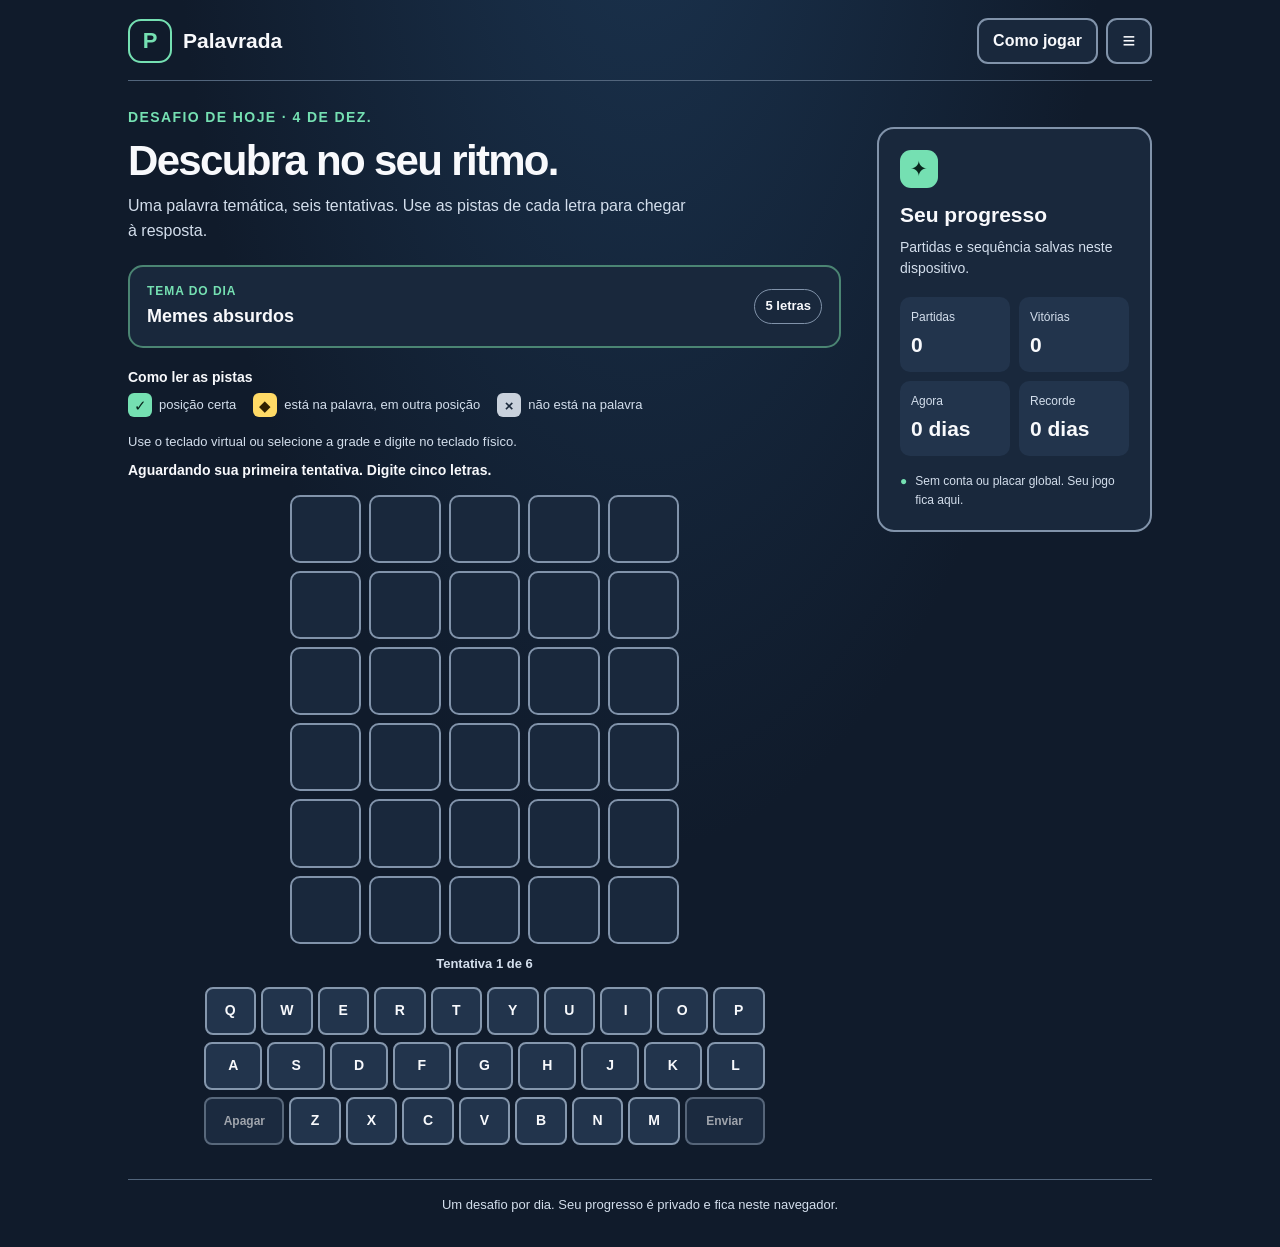
<file: index.html>
<!doctype html>
<html lang="pt-BR">
<head>
  <meta charset="utf-8">
  <meta name="viewport" content="width=device-width, initial-scale=1">
  <meta name="theme-color" content="#101b2b">
  <meta name="description" content="Um desafio diário de palavras, divertido e acessível.">
  <title>Palavrada — desafio diário de palavras</title>
  <link rel="stylesheet" href="src/styles.css">
  <script src="src/game.js" defer></script>
  <script src="src/app.js" defer></script>
</head>
<body>
  <a class="skip-link" href="#game">Pular para o jogo</a>
  <div class="app-shell">
    <header class="site-header">
      <a class="brand" href="./" aria-label="Palavrada, início">
        <span class="brand-mark" aria-hidden="true">P</span>
        <span>Palavrada</span>
      </a>
      <nav class="header-actions" aria-label="Ajuda e estatísticas">
        <button class="header-button" id="help-button" type="button" aria-haspopup="dialog">Como jogar</button>
        <button class="header-button icon-button" id="stats-button" type="button" aria-label="Abrir estatísticas" aria-haspopup="dialog">≡</button>
      </nav>
    </header>

    <main id="game" class="layout">
      <section class="game-column" aria-labelledby="page-title">
        <p class="eyebrow" id="date-label">Desafio de hoje</p>
        <h1 id="page-title">Descubra no seu ritmo.</h1>
        <p class="intro">Uma palavra temática, seis tentativas. Use as pistas de cada letra para chegar à resposta.</p>

        <div class="theme-card">
          <div>
            <span class="theme-label">TEMA DO DIA</span>
            <strong id="theme-name">Memes absurdos</strong>
          </div>
          <span class="word-length">5 letras</span>
        </div>

        <p class="legend-intro"><strong>Como ler as pistas</strong></p>
        <ul class="legend" aria-label="Significado das pistas">
          <li><span class="legend-mark correct" aria-hidden="true">✓</span><span>posição certa</span></li>
          <li><span class="legend-mark present" aria-hidden="true">◆</span><span>está na palavra, em outra posição</span></li>
          <li><span class="legend-mark absent" aria-hidden="true">×</span><span>não está na palavra</span></li>
        </ul>

        <div id="storage-warning" class="notice" role="status" aria-live="polite" hidden></div>
        <p class="input-help" id="input-help">Use o teclado virtual ou selecione a grade e digite no teclado físico.</p>
        <p id="game-status" class="game-status" role="status" aria-live="polite" aria-atomic="true">Aguardando sua primeira tentativa.</p>

        <div id="board" class="board" role="group" tabindex="0" aria-label="Tabuleiro de seis tentativas. Digite letras, use Backspace para apagar e Enter para enviar." aria-describedby="input-help"></div>
        <p class="turn-count" id="turn-count">Tentativa 1 de 6</p>

        <div class="keyboard" id="keyboard" aria-label="Teclado virtual">
          <div class="keyboard-row">
            <button class="key" type="button" data-key="Q" aria-label="Letra Q">Q</button>
            <button class="key" type="button" data-key="W" aria-label="Letra W">W</button>
            <button class="key" type="button" data-key="E" aria-label="Letra E">E</button>
            <button class="key" type="button" data-key="R" aria-label="Letra R">R</button>
            <button class="key" type="button" data-key="T" aria-label="Letra T">T</button>
            <button class="key" type="button" data-key="Y" aria-label="Letra Y">Y</button>
            <button class="key" type="button" data-key="U" aria-label="Letra U">U</button>
            <button class="key" type="button" data-key="I" aria-label="Letra I">I</button>
            <button class="key" type="button" data-key="O" aria-label="Letra O">O</button>
            <button class="key" type="button" data-key="P" aria-label="Letra P">P</button>
          </div>
          <div class="keyboard-row">
            <button class="key" type="button" data-key="A" aria-label="Letra A">A</button>
            <button class="key" type="button" data-key="S" aria-label="Letra S">S</button>
            <button class="key" type="button" data-key="D" aria-label="Letra D">D</button>
            <button class="key" type="button" data-key="F" aria-label="Letra F">F</button>
            <button class="key" type="button" data-key="G" aria-label="Letra G">G</button>
            <button class="key" type="button" data-key="H" aria-label="Letra H">H</button>
            <button class="key" type="button" data-key="J" aria-label="Letra J">J</button>
            <button class="key" type="button" data-key="K" aria-label="Letra K">K</button>
            <button class="key" type="button" data-key="L" aria-label="Letra L">L</button>
          </div>
          <div class="keyboard-row">
            <button class="key key-special" type="button" data-key="BACKSPACE" aria-label="Apagar a última letra">Apagar</button>
            <button class="key" type="button" data-key="Z" aria-label="Letra Z">Z</button>
            <button class="key" type="button" data-key="X" aria-label="Letra X">X</button>
            <button class="key" type="button" data-key="C" aria-label="Letra C">C</button>
            <button class="key" type="button" data-key="V" aria-label="Letra V">V</button>
            <button class="key" type="button" data-key="B" aria-label="Letra B">B</button>
            <button class="key" type="button" data-key="N" aria-label="Letra N">N</button>
            <button class="key" type="button" data-key="M" aria-label="Letra M">M</button>
            <button class="key key-special key-submit" id="submit-key" type="button" data-key="ENTER" aria-label="Enviar tentativa">Enviar</button>
          </div>
        </div>

        <section id="result-panel" class="result-panel" aria-labelledby="result-title" hidden>
          <h2 id="result-title" tabindex="-1"></h2>
          <p id="result-message"></p>
          <button id="share-open-button" class="primary-button" type="button">Compartilhar resultado</button>
        </section>
      </section>

      <aside class="progress-card" aria-labelledby="progress-title">
        <span class="progress-icon" aria-hidden="true">✦</span>
        <h2 id="progress-title">Seu progresso</h2>
        <p>Partidas e sequência salvas neste dispositivo.</p>
        <dl class="stats-grid">
          <div class="stat">
            <dt>Partidas</dt>
            <dd id="stat-played">0</dd>
          </div>
          <div class="stat">
            <dt>Vitórias</dt>
            <dd id="stat-won">0</dd>
          </div>
          <div class="stat">
            <dt>Agora</dt>
            <dd id="stat-streak">0 dias</dd>
          </div>
          <div class="stat">
            <dt>Recorde</dt>
            <dd id="stat-best">0 dias</dd>
          </div>
        </dl>
        <p class="privacy-note"><span aria-hidden="true">●</span> Sem conta ou placar global. Seu jogo fica aqui.</p>
      </aside>
    </main>

    <footer class="site-footer">
      <p>Um desafio por dia. Seu progresso é privado e fica neste navegador.</p>
    </footer>
  </div>

  <dialog id="help-dialog" class="dialog" aria-labelledby="help-title">
    <form method="dialog">
      <button class="dialog-close" value="close" aria-label="Fechar regras">×</button>
    </form>
    <h2 id="help-title">Como jogar</h2>
    <p>Adivinhe a palavra de cinco letras em até seis tentativas. Depois de cada palpite, as letras mostram o que você acertou.</p>
    <ul class="dialog-list">
      <li><strong>✓ Posição certa:</strong> a letra está no lugar correto.</li>
      <li><strong>◆ Está na palavra:</strong> a letra aparece em outro lugar.</li>
      <li><strong>× Não está:</strong> essa letra não aparece na resposta.</li>
    </ul>
    <p>As pistas usam texto e símbolos além das cores. Acentos são considerados equivalentes.</p>
  </dialog>

  <dialog id="stats-dialog" class="dialog" aria-labelledby="stats-title">
    <form method="dialog">
      <button class="dialog-close" value="close" aria-label="Fechar estatísticas">×</button>
    </form>
    <h2 id="stats-title">Suas estatísticas</h2>
    <dl class="dialog-stats">
      <div><dt>Partidas concluídas</dt><dd id="detail-played">0</dd></div>
      <div><dt>Vitórias</dt><dd id="detail-won">0</dd></div>
      <div><dt>Taxa de acerto</dt><dd id="detail-rate">0%</dd></div>
      <div><dt>Sequência atual</dt><dd id="detail-streak">0 dias</dd></div>
      <div><dt>Melhor sequência</dt><dd id="detail-best">0 dias</dd></div>
      <div><dt>Última vitória</dt><dd id="detail-last">Nenhuma</dd></div>
    </dl>
    <p class="privacy-note">Estas informações só ficam salvas neste dispositivo.</p>
  </dialog>

  <dialog id="share-dialog" class="dialog" aria-labelledby="share-title">
    <form method="dialog">
      <button class="dialog-close" value="close" aria-label="Fechar compartilhamento">×</button>
    </form>
    <h2 id="share-title">Compartilhe sem spoiler</h2>
    <p>O resultado não inclui a resposta nem as palavras que você tentou.</p>
    <label class="share-label" for="share-text">Texto do resultado</label>
    <textarea id="share-text" rows="8" readonly></textarea>
    <p id="share-status" class="share-status" role="status" aria-live="polite"></p>
    <div class="dialog-actions">
      <button id="copy-button" class="primary-button" type="button">Copiar resultado</button>
      <button id="native-share-button" class="secondary-button" type="button">Compartilhar</button>
    </div>
  </dialog>
</body>
</html>
</file>
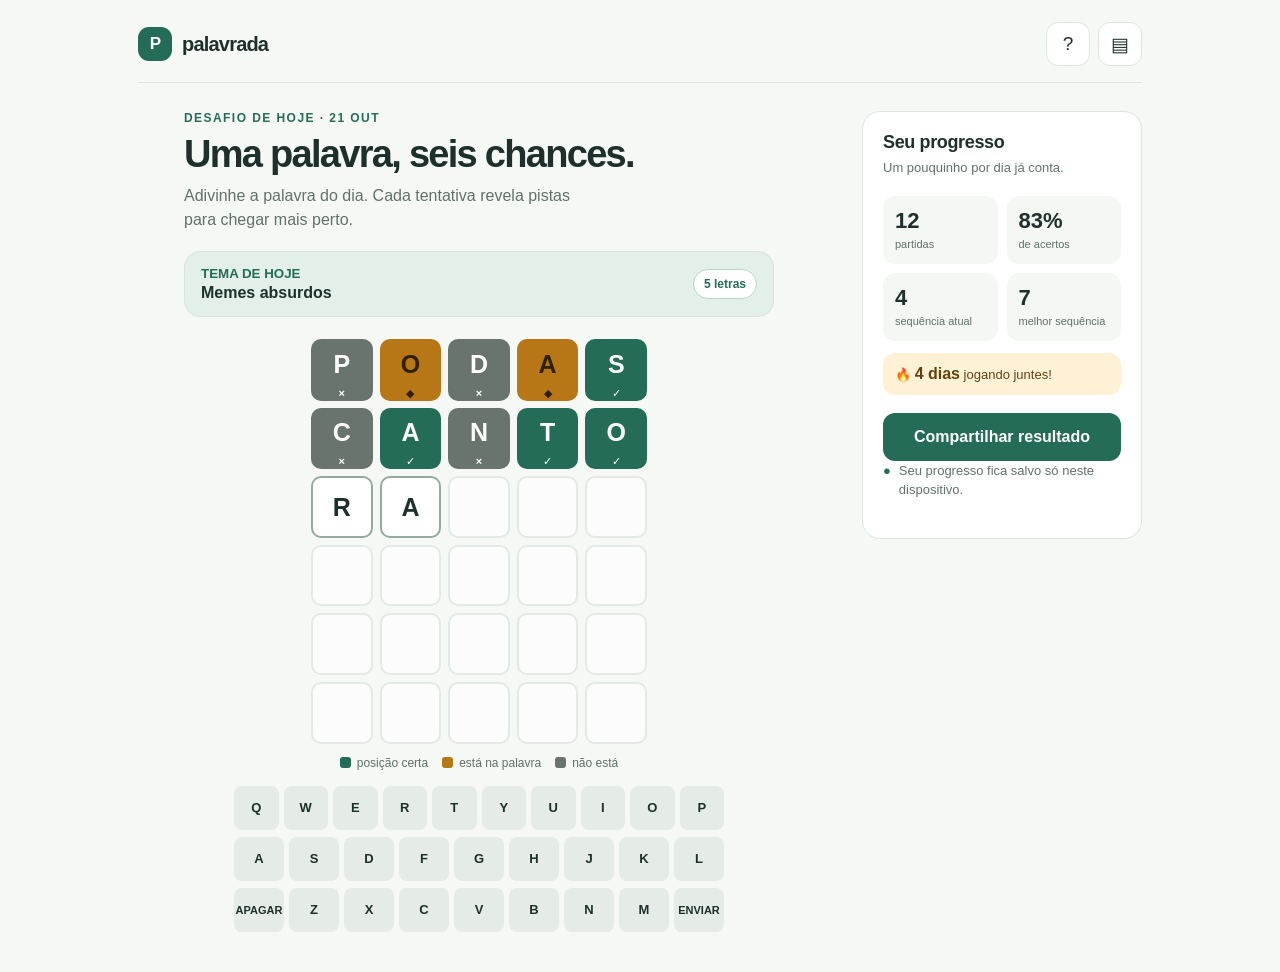
<file: prototypes/01-ux.html>
<!doctype html>
<html lang="pt-BR">
<head>
  <meta charset="utf-8">
  <meta name="viewport" content="width=device-width, initial-scale=1">
  <meta name="theme-color" content="#f6f8f5">
  <title>Palavrada — Protótipo de experiência</title>
  <style>
    :root {
      color-scheme: light;
      --ink: #1d302b;
      --muted: #61716b;
      --paper: #f6f8f5;
      --surface: #fff;
      --line: #dce5df;
      --green: #256c58;
      --green-soft: #e2f0e9;
      --yellow: #b77717;
      --yellow-soft: #fff1d6;
      --gray: #69746f;
      --gray-soft: #e7ebe8;
      font-family: "Segoe UI", Arial, sans-serif;
      font-synthesis: none;
    }
    * { box-sizing: border-box; }
    body { margin: 0; background: var(--paper); color: var(--ink); }
    button { font: inherit; }
    .shell { max-width: 1060px; margin: auto; padding: 22px 28px 40px; }
    header { display: flex; align-items: center; justify-content: space-between; border-bottom: 1px solid var(--line); padding-bottom: 16px; }
    .brand { display: flex; align-items: center; gap: 10px; font-size: 20px; font-weight: 800; letter-spacing: -.04em; }
    .brand-mark { display: grid; width: 34px; height: 34px; place-items: center; border-radius: 11px; background: var(--green); color: white; font-size: 17px; }
    .nav { display: flex; gap: 8px; }
    .icon-button { min-width: 44px; min-height: 44px; border: 1px solid var(--line); border-radius: 12px; color: var(--ink); background: var(--surface); font-size: 19px; cursor: pointer; }
    button:focus-visible { outline: 3px solid #177a65; outline-offset: 3px; }
    main { display: grid; grid-template-columns: minmax(0, 1fr) 280px; gap: 42px; align-items: start; padding-top: 28px; }
    .game { max-width: 590px; width: 100%; margin: 0 auto; }
    .eyebrow { margin: 0 0 8px; color: var(--green); font-size: 12px; font-weight: 800; letter-spacing: .12em; text-transform: uppercase; }
    h1 { margin: 0; font-size: clamp(28px, 5vw, 38px); letter-spacing: -.045em; }
    .intro { margin: 8px 0 19px; max-width: 420px; color: var(--muted); line-height: 1.5; }
    .theme { display: flex; align-items: center; justify-content: space-between; gap: 14px; padding: 14px 16px; border: 1px solid #d5e5dc; border-radius: 16px; background: var(--green-soft); }
    .theme small { display: block; margin-bottom: 3px; color: var(--green); font-weight: 700; }
    .theme strong { font-size: 16px; }
    .theme .badge { flex: 0 0 auto; padding: 7px 10px; border: 1px solid #bad4c7; border-radius: 99px; background: white; color: var(--green); font-size: 12px; font-weight: 700; }
    .board-wrap { margin: 22px auto 16px; max-width: 336px; }
    .board { display: grid; gap: 7px; }
    .row { display: grid; grid-template-columns: repeat(5, 1fr); gap: 7px; }
    .tile { display: grid; grid-template-rows: 1fr auto; aspect-ratio: 1; place-items: center; border: 2px solid #ced9d2; border-radius: 10px; background: var(--surface); font-size: clamp(19px, 5vw, 25px); font-weight: 800; }
    .tile.correct { border-color: var(--green); background: var(--green); color: #fff; }
    .tile.present { border-color: var(--yellow); background: var(--yellow); color: #302000; }
    .tile.absent { border-color: var(--gray); background: var(--gray); color: #fff; }
    .tile.correct::after { content: "✓"; }
    .tile.present::after { content: "◆"; }
    .tile.absent::after { content: "×"; }
    .tile.correct::after, .tile.present::after, .tile.absent::after { font-size: 11px; line-height: 1; }
    .tile.active { border-color: #93aaa0; }
    .tile.empty { border-color: #e3e9e5; background: #fbfcfb; }
    .status-key { display: flex; flex-wrap: wrap; justify-content: center; gap: 8px 14px; margin-top: 12px; color: var(--muted); font-size: 12px; }
    .status-key span { display: flex; align-items: center; gap: 6px; }
    .dot { width: 11px; height: 11px; border-radius: 3px; }
    .dot.correct { background: var(--green); } .dot.present { background: var(--yellow); } .dot.absent { background: var(--gray); }
    .keyboard { display: grid; gap: 7px; max-width: 490px; margin: 16px auto 0; }
    .key-row { display: flex; justify-content: center; gap: 5px; }
    .key { display: grid; min-width: 30px; height: 44px; flex: 1; place-items: center; border: 0; border-radius: 8px; background: #e5ebe7; color: var(--ink); font-size: 13px; font-weight: 750; }
    .key.wide { max-width: 72px; font-size: 11px; }
    .key.correct { background: var(--green); color: #fff; }
    .key.present { background: var(--yellow); color: #fff; }
    .key.absent { background: var(--gray); color: #fff; }
    .sidebar { padding: 20px; border: 1px solid var(--line); border-radius: 18px; background: var(--surface); }
    .sidebar h2 { margin: 0 0 5px; font-size: 18px; letter-spacing: -.02em; }
    .sidebar > p { margin: 0 0 18px; color: var(--muted); font-size: 13px; line-height: 1.5; }
    .stats { display: grid; grid-template-columns: 1fr 1fr; gap: 9px; }
    .stat { padding: 12px; border-radius: 12px; background: #f4f7f4; }
    .stat strong { display: block; font-size: 22px; }
    .stat span { color: var(--muted); font-size: 11px; }
    .streak { margin: 12px 0 18px; padding: 12px; border-radius: 12px; background: var(--yellow-soft); color: #61420f; font-size: 13px; }
    .streak b { font-size: 16px; }
    .share { width: 100%; min-height: 48px; border: 0; border-radius: 12px; background: var(--green); color: #fff; font-weight: 750; cursor: pointer; }
    .privacy { display: flex; gap: 8px; margin: 14px 0 0; color: var(--muted); font-size: 11px; line-height: 1.45; }
    .privacy span { color: var(--green); font-weight: 800; }
    @media (max-width: 720px) {
      .shell { padding: 14px 16px 28px; }
      main { grid-template-columns: 1fr; gap: 24px; padding-top: 22px; }
      .game { max-width: 440px; }
      .sidebar { max-width: 440px; width: 100%; margin: auto; }
    }
    @media (max-width: 380px) {
      .shell { padding-inline: 12px; }
      .tile { border-radius: 7px; }
      .key-row { gap: 3px; }
      .key { min-width: 24px; height: 42px; font-size: 11px; }
    }
    @media (prefers-reduced-motion: reduce) { *, *::before, *::after { scroll-behavior: auto !important; } }
  </style>
</head>
<body>
  <div class="shell">
    <header>
      <div class="brand"><span class="brand-mark" aria-hidden="true">P</span> palavrada</div>
      <nav class="nav" aria-label="Opções do jogo">
        <button class="icon-button" type="button" aria-label="Como jogar">?</button>
        <button class="icon-button" type="button" aria-label="Suas estatísticas">▤</button>
      </nav>
    </header>
    <main>
      <section class="game" aria-labelledby="game-title">
        <p class="eyebrow">Desafio de hoje · 21 out</p>
        <h1 id="game-title">Uma palavra, seis chances.</h1>
        <p class="intro">Adivinhe a palavra do dia. Cada tentativa revela pistas para chegar mais perto.</p>
        <div class="theme">
          <div><small>TEMA DE HOJE</small><strong>Memes absurdos</strong></div>
          <span class="badge">5 letras</span>
        </div>
        <div class="board-wrap" role="group" aria-label="Grade de seis tentativas por cinco letras; protótipo ilustrativo">
          <div class="board">
            <div class="row" role="group" aria-label="Tentativa 1"><div class="tile absent" aria-label="P, não está na palavra">P</div><div class="tile present" aria-label="O, está na palavra em outra posição">O</div><div class="tile absent" aria-label="D, não está na palavra">D</div><div class="tile present" aria-label="A, está na palavra em outra posição">A</div><div class="tile correct" aria-label="S, posição certa">S</div></div>
            <div class="row" role="group" aria-label="Tentativa 2"><div class="tile absent" aria-label="C, não está na palavra">C</div><div class="tile correct" aria-label="A, posição certa">A</div><div class="tile absent" aria-label="N, não está na palavra">N</div><div class="tile correct" aria-label="T, posição certa">T</div><div class="tile correct" aria-label="O, posição certa">O</div></div>
            <div class="row" role="group" aria-label="Tentativa atual"><div class="tile active" aria-label="Letra 1: R">R</div><div class="tile active" aria-label="Letra 2: A">A</div><div class="tile empty" aria-label="Letra 3, vazia"></div><div class="tile empty" aria-label="Letra 4, vazia"></div><div class="tile empty" aria-label="Letra 5, vazia"></div></div>
            <div class="row"><div class="tile empty"></div><div class="tile empty"></div><div class="tile empty"></div><div class="tile empty"></div><div class="tile empty"></div></div>
            <div class="row"><div class="tile empty"></div><div class="tile empty"></div><div class="tile empty"></div><div class="tile empty"></div><div class="tile empty"></div></div>
            <div class="row"><div class="tile empty"></div><div class="tile empty"></div><div class="tile empty"></div><div class="tile empty"></div><div class="tile empty"></div></div>
          </div>
          <div class="status-key" aria-label="Significado das pistas">
            <span><i class="dot correct" aria-hidden="true"></i>posição certa</span>
            <span><i class="dot present" aria-hidden="true"></i>está na palavra</span>
            <span><i class="dot absent" aria-hidden="true"></i>não está</span>
          </div>
        </div>
        <div class="keyboard" aria-label="Teclado ilustrativo">
          <div class="key-row"><span class="key">Q</span><span class="key">W</span><span class="key">E</span><span class="key">R</span><span class="key">T</span><span class="key">Y</span><span class="key">U</span><span class="key">I</span><span class="key">O</span><span class="key">P</span></div>
          <div class="key-row"><span class="key">A</span><span class="key">S</span><span class="key">D</span><span class="key">F</span><span class="key">G</span><span class="key">H</span><span class="key">J</span><span class="key">K</span><span class="key">L</span></div>
          <div class="key-row"><span class="key wide">APAGAR</span><span class="key">Z</span><span class="key">X</span><span class="key">C</span><span class="key">V</span><span class="key">B</span><span class="key">N</span><span class="key">M</span><span class="key wide">ENVIAR</span></div>
        </div>
      </section>
      <aside class="sidebar" aria-labelledby="stats-title">
        <h2 id="stats-title">Seu progresso</h2>
        <p>Um pouquinho por dia já conta.</p>
        <div class="stats">
          <div class="stat"><strong>12</strong><span>partidas</span></div>
          <div class="stat"><strong>83%</strong><span>de acertos</span></div>
          <div class="stat"><strong>4</strong><span>sequência atual</span></div>
          <div class="stat"><strong>7</strong><span>melhor sequência</span></div>
        </div>
        <div class="streak">🔥 <b>4 dias</b> jogando juntes!</div>
        <button class="share" type="button">Compartilhar resultado</button>
        <p class="privacy"><span aria-hidden="true">●</span> Seu progresso fica salvo só neste dispositivo.</p>
      </aside>
    </main>
  </div>
</body>
</html>
</file>
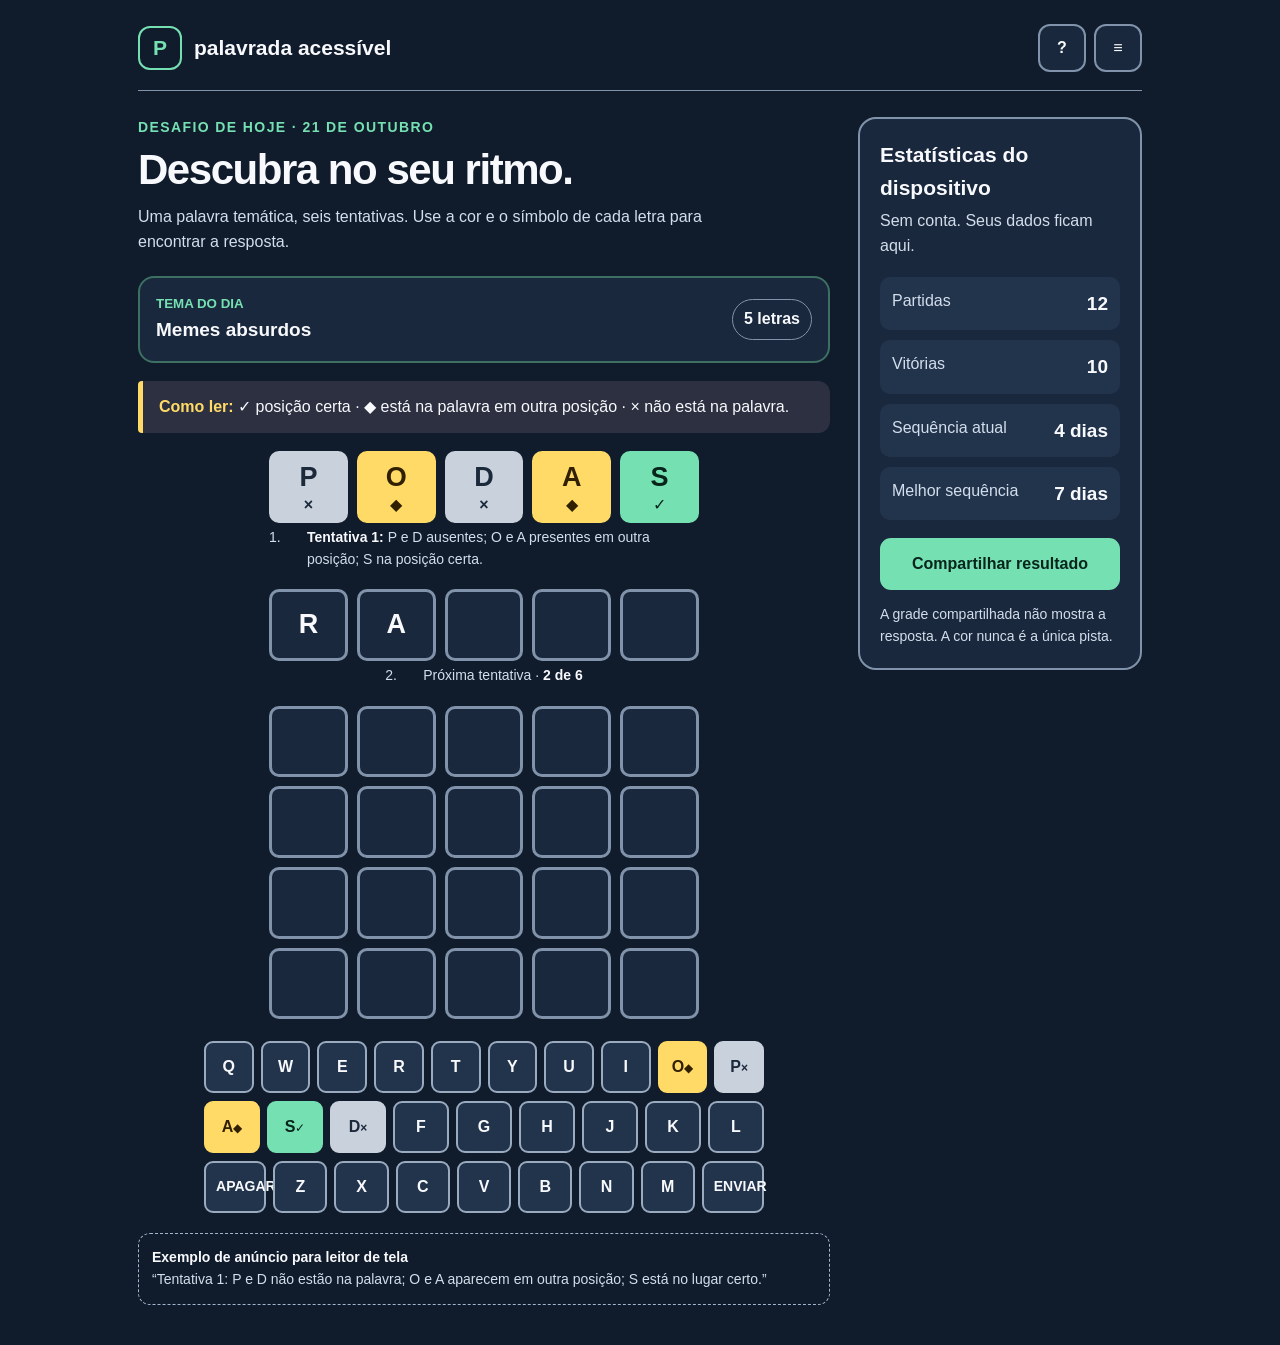
<file: prototypes/02-accessibility.html>
<!doctype html>
<html lang="pt-BR">
<head>
  <meta charset="utf-8">
  <meta name="viewport" content="width=device-width, initial-scale=1">
  <meta name="theme-color" content="#101b2b">
  <title>Palavrada — Protótipo acessível</title>
  <style>
    :root {
      color-scheme: dark;
      --bg: #101b2b;
      --panel: #19283c;
      --panel-raised: #22344c;
      --text: #f8f9fc;
      --muted: #d3deec;
      --line: #8193aa;
      --focus: #ffda66;
      --right: #75e0b2;
      --right-ink: #08251c;
      --near: #ffda66;
      --near-ink: #302000;
      --no: #c9d1dc;
      --no-ink: #1b293b;
      font-family: "Segoe UI", Arial, sans-serif;
      font-synthesis: none;
    }
    * { box-sizing: border-box; }
    body { margin: 0; background: var(--bg); color: var(--text); font-size: 16px; line-height: 1.55; }
    button { font: inherit; }
    a, button { color: inherit; }
    button:focus-visible, a:focus-visible { outline: 4px solid var(--focus); outline-offset: 3px; }
    .skip { position: absolute; top: -100px; left: 16px; z-index: 4; padding: 12px 16px; background: var(--focus); color: #101b2b; font-weight: 800; }
    .skip:focus { top: 12px; }
    .shell { width: min(1060px, 100%); margin: auto; padding: 20px 28px 40px; }
    header { display: flex; align-items: center; justify-content: space-between; gap: 16px; border-bottom: 1px solid var(--line); padding: 4px 0 18px; }
    .brand { display: flex; align-items: center; gap: 12px; font-size: 21px; font-weight: 800; }
    .brandmark { display: grid; width: 44px; height: 44px; place-items: center; border: 2px solid var(--right); border-radius: 12px; color: var(--right); font-size: 21px; }
    .tools { display: flex; gap: 8px; }
    .tool { min-width: 48px; min-height: 48px; border: 2px solid var(--line); border-radius: 12px; background: var(--panel); font-weight: 800; cursor: pointer; }
    main { display: grid; grid-template-columns: minmax(0, 1fr) 284px; gap: 28px; align-items: start; padding-top: 26px; }
    h1 { margin: 0; font-size: clamp(30px, 5vw, 42px); line-height: 1.1; letter-spacing: -.035em; }
    .overline { margin: 0 0 8px; color: var(--right); font-size: 14px; font-weight: 800; letter-spacing: .1em; text-transform: uppercase; }
    .lead { max-width: 590px; margin: 12px 0 22px; color: var(--muted); }
    .theme { display: flex; align-items: center; justify-content: space-between; gap: 12px; padding: 16px; border: 2px solid #3d6f62; border-radius: 16px; background: var(--panel); }
    .theme small { display: block; color: var(--right); font-weight: 800; }
    .theme strong { font-size: 19px; }
    .count { padding: 7px 11px; border: 1px solid var(--line); border-radius: 99px; white-space: nowrap; font-weight: 700; }
    .rule { margin: 18px 0 12px; padding: 14px 16px; border-left: 5px solid var(--focus); border-radius: 4px 12px 12px 4px; background: #2c3040; }
    .rule strong { color: var(--focus); }
    .board { display: grid; gap: 9px; max-width: 430px; margin: 18px auto; }
    .row { display: grid; grid-template-columns: repeat(5, minmax(0, 1fr)); gap: 9px; }
    .tile { display: grid; min-height: 58px; aspect-ratio: 1.1; place-items: center; border: 3px solid var(--line); border-radius: 10px; background: var(--panel); color: var(--text); font-size: 27px; font-weight: 850; }
    .tile.right { border-color: var(--right); background: var(--right); color: var(--right-ink); }
    .tile.near { border-color: var(--near); background: var(--near); color: var(--near-ink); }
    .tile.no { border-color: var(--no); background: var(--no); color: var(--no-ink); }
    .tile em { margin-top: -10px; font-size: 16px; font-style: normal; }
    .hint { display: grid; grid-template-columns: 30px 1fr; gap: 8px; align-items: start; max-width: 430px; margin: -5px auto 10px; color: var(--muted); font-size: 14px; }
    .hint b { color: var(--text); }
    .keyboard { display: grid; gap: 8px; max-width: 560px; margin: 22px auto 0; }
    .keyrow { display: flex; justify-content: center; gap: 7px; }
    .key { min-width: 38px; min-height: 52px; flex: 1; border: 2px solid #9aabc0; border-radius: 9px; background: var(--panel-raised); color: var(--text); font-size: 16px; font-weight: 800; cursor: pointer; }
    .key.special { max-width: 110px; padding-inline: 10px; font-size: 14px; }
    .key.right { border-color: var(--right); background: var(--right); color: var(--right-ink); }
    .key.near { border-color: var(--near); background: var(--near); color: var(--near-ink); }
    .key.no { border-color: var(--no); background: var(--no); color: var(--no-ink); }
    .key.right::after { content: "✓"; }
    .key.near::after { content: "◆"; }
    .key.no::after { content: "×"; }
    .key.right::after, .key.near::after, .key.no::after { font-size: 12px; line-height: 1; }
    aside { padding: 20px; border: 2px solid var(--line); border-radius: 18px; background: var(--panel); }
    aside h2 { margin: 0 0 5px; font-size: 21px; }
    aside > p { margin: 0 0 18px; color: var(--muted); }
    .statlist { display: grid; gap: 10px; margin: 0; }
    .stat { display: flex; justify-content: space-between; gap: 12px; padding: 12px; border-radius: 10px; background: var(--panel-raised); }
    .stat dt { color: var(--muted); }
    .stat dd { margin: 0; font-size: 19px; font-weight: 800; }
    .share { width: 100%; min-height: 52px; margin-top: 18px; border: 3px solid var(--right); border-radius: 11px; background: var(--right); color: #08251c; font-weight: 850; cursor: pointer; }
    .privacy { margin: 14px 0 0; color: var(--muted); font-size: 14px; }
    .sr-example { margin-top: 20px; padding: 13px; border: 1px dashed #a2b5cc; border-radius: 12px; color: var(--muted); font-size: 14px; }
    .sr-example strong { color: var(--text); }
    @media (max-width: 740px) { main { grid-template-columns: 1fr; gap: 20px; } aside { max-width: 560px; width: 100%; margin: auto; } }
    @media (max-width: 390px) {
      .shell { padding: 14px 14px 26px; }
      .row { gap: 5px; }
      .tile { min-height: 48px; border-width: 2px; font-size: 22px; }
      .keyrow { gap: 4px; }
      .key { min-width: 20px; min-height: 48px; font-size: 13px; }
      .key.special { max-width: 40px; padding-inline: 0; font-size: 0; }
      .key.special::after { font-size: 20px; }
      .key.special:first-child::after { content: "⌫"; }
      .key.special:last-child::after { content: "↵"; }
    }
    @media (prefers-reduced-motion: reduce) { *, *::before, *::after { scroll-behavior: auto !important; } }
  </style>
</head>
<body>
  <a class="skip" href="#partida">Pular para o jogo</a>
  <div class="shell">
    <header>
      <div class="brand"><span class="brandmark" aria-hidden="true">P</span> palavrada acessível</div>
      <nav class="tools" aria-label="Ajuda e configurações">
        <button class="tool" type="button" aria-label="Como jogar">?</button>
        <button class="tool" type="button" aria-label="Abrir estatísticas">≡</button>
      </nav>
    </header>
    <main>
      <section id="partida" aria-labelledby="title">
        <p class="overline">Desafio de hoje · 21 de outubro</p>
        <h1 id="title">Descubra no seu ritmo.</h1>
        <p class="lead">Uma palavra temática, seis tentativas. Use a cor e o símbolo de cada letra para encontrar a resposta.</p>
        <div class="theme">
          <div><small>TEMA DO DIA</small><strong>Memes absurdos</strong></div>
          <span class="count">5 letras</span>
        </div>
        <p class="rule"><strong>Como ler:</strong> ✓ posição certa · ◆ está na palavra em outra posição · × não está na palavra.</p>
        <div class="board" role="group" aria-label="Tentativas anteriores e atual">
          <div class="row" role="group" aria-label="Tentativa 1">
            <div class="tile no" aria-label="P, ausente">P<em aria-hidden="true">×</em></div>
            <div class="tile near" aria-label="O, presente em outra posição">O<em aria-hidden="true">◆</em></div>
            <div class="tile no" aria-label="D, ausente">D<em aria-hidden="true">×</em></div>
            <div class="tile near" aria-label="A, presente em outra posição">A<em aria-hidden="true">◆</em></div>
            <div class="tile right" aria-label="S, posição certa">S<em aria-hidden="true">✓</em></div>
          </div>
          <p class="hint"><span aria-hidden="true">1.</span><span><b>Tentativa 1:</b> P e D ausentes; O e A presentes em outra posição; S na posição certa.</span></p>
          <div class="row" role="group" aria-label="Tentativa atual">
            <div class="tile">R</div><div class="tile">A</div><div class="tile" aria-label="Letra 3, vazia"></div><div class="tile" aria-label="Letra 4, vazia"></div><div class="tile" aria-label="Letra 5, vazia"></div>
          </div>
          <p class="hint"><span aria-hidden="true">2.</span><span>Próxima tentativa · <b>2 de 6</b></span></p>
          <div class="row" aria-hidden="true"><div class="tile"></div><div class="tile"></div><div class="tile"></div><div class="tile"></div><div class="tile"></div></div>
          <div class="row" aria-hidden="true"><div class="tile"></div><div class="tile"></div><div class="tile"></div><div class="tile"></div><div class="tile"></div></div>
          <div class="row" aria-hidden="true"><div class="tile"></div><div class="tile"></div><div class="tile"></div><div class="tile"></div><div class="tile"></div></div>
          <div class="row" aria-hidden="true"><div class="tile"></div><div class="tile"></div><div class="tile"></div><div class="tile"></div><div class="tile"></div></div>
        </div>
        <div class="keyboard" aria-label="Teclado virtual, protótipo visual">
          <div class="keyrow"><button class="key" type="button">Q</button><button class="key" type="button">W</button><button class="key" type="button">E</button><button class="key" type="button">R</button><button class="key" type="button">T</button><button class="key" type="button">Y</button><button class="key" type="button">U</button><button class="key" type="button">I</button><button class="key near" type="button">O</button><button class="key no" type="button">P</button></div>
          <div class="keyrow"><button class="key near" type="button">A</button><button class="key right" type="button">S</button><button class="key no" type="button">D</button><button class="key" type="button">F</button><button class="key" type="button">G</button><button class="key" type="button">H</button><button class="key" type="button">J</button><button class="key" type="button">K</button><button class="key" type="button">L</button></div>
          <div class="keyrow"><button class="key special" type="button" aria-label="Apagar uma letra">APAGAR</button><button class="key" type="button">Z</button><button class="key" type="button">X</button><button class="key" type="button">C</button><button class="key" type="button">V</button><button class="key" type="button">B</button><button class="key" type="button">N</button><button class="key" type="button">M</button><button class="key special" type="button" aria-label="Enviar tentativa">ENVIAR</button></div>
        </div>
        <div class="sr-example"><strong>Exemplo de anúncio para leitor de tela</strong><br>“Tentativa 1: P e D não estão na palavra; O e A aparecem em outra posição; S está no lugar certo.”</div>
      </section>
      <aside aria-labelledby="stats">
        <h2 id="stats">Estatísticas do dispositivo</h2>
        <p>Sem conta. Seus dados ficam aqui.</p>
        <dl class="statlist">
          <div class="stat"><dt>Partidas</dt><dd>12</dd></div>
          <div class="stat"><dt>Vitórias</dt><dd>10</dd></div>
          <div class="stat"><dt>Sequência atual</dt><dd>4 dias</dd></div>
          <div class="stat"><dt>Melhor sequência</dt><dd>7 dias</dd></div>
        </dl>
        <button class="share" type="button">Compartilhar resultado</button>
        <p class="privacy">A grade compartilhada não mostra a resposta. A cor nunca é a única pista.</p>
      </aside>
    </main>
  </div>
</body>
</html>
</file>
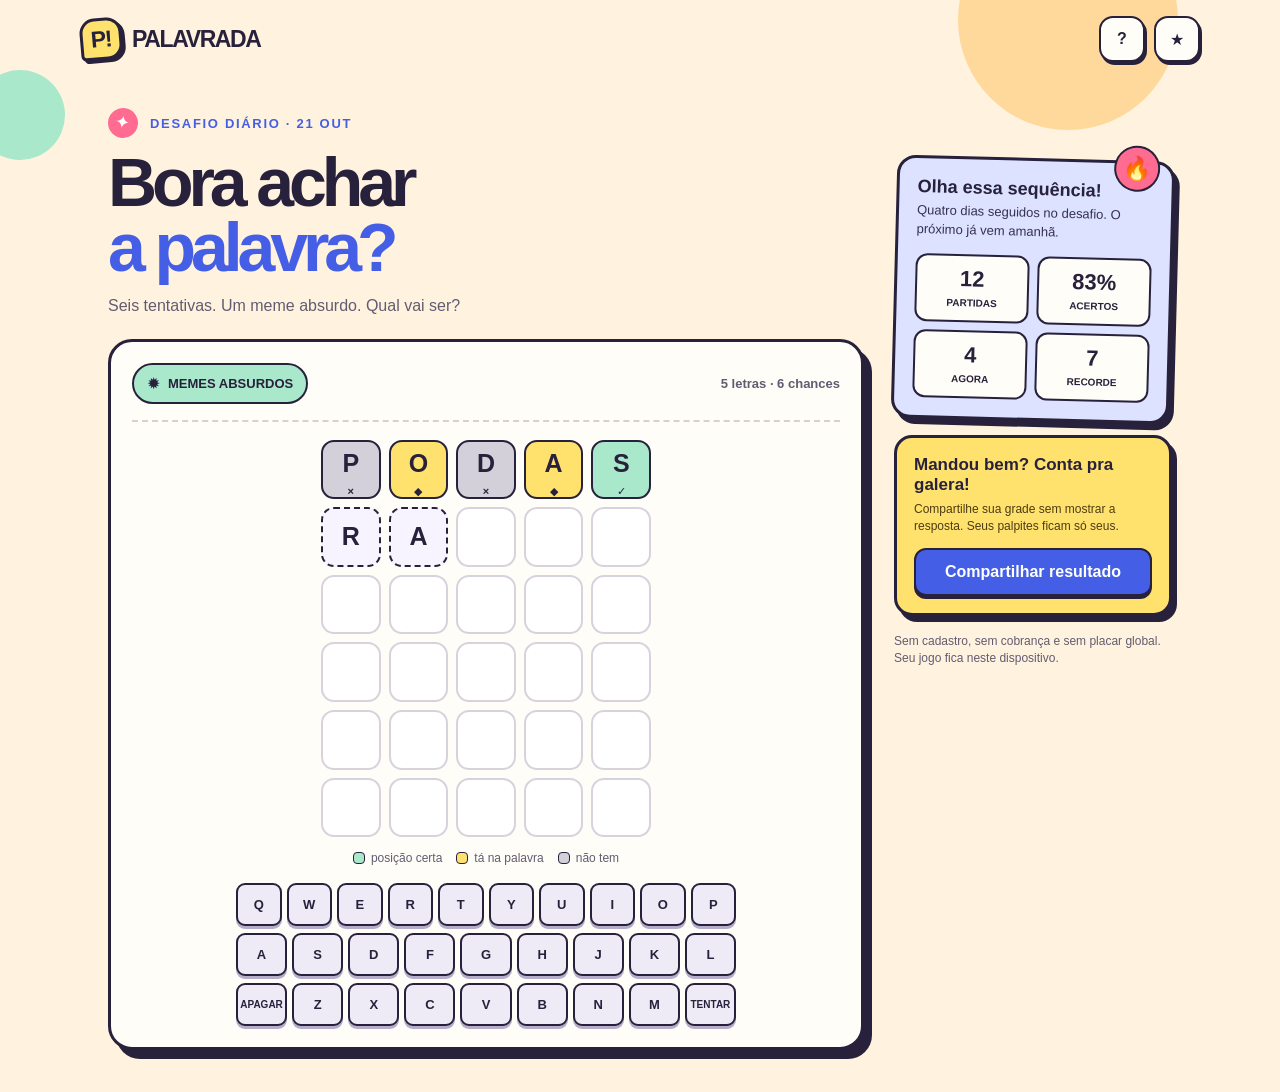
<file: prototypes/03-visual.html>
<!doctype html>
<html lang="pt-BR">
<head>
  <meta charset="utf-8">
  <meta name="viewport" content="width=device-width, initial-scale=1">
  <meta name="theme-color" content="#fff3df">
  <title>Palavrada — Protótipo visual</title>
  <style>
    :root {
      color-scheme: light;
      --ink: #28213b;
      --muted: #625c70;
      --cream: #fff3df;
      --paper: #fffdf8;
      --pink: #ff6b91;
      --orange: #ff9d4d;
      --blue: #445fe5;
      --mint: #a9e8cb;
      --yellow: #ffe16e;
      --gray: #d3d0d9;
      font-family: "Trebuchet MS", "Segoe UI", sans-serif;
      font-synthesis: none;
    }
    * { box-sizing: border-box; }
    body { margin: 0; background: var(--cream); color: var(--ink); }
    button { font: inherit; }
    button:focus-visible, a:focus-visible { outline: 4px solid var(--blue); outline-offset: 4px; }
    .page { min-height: 100vh; overflow: hidden; }
    .top { position: relative; padding: 16px 28px 0; }
    .top::before, .top::after { position: absolute; z-index: -1; content: ""; border-radius: 50%; }
    .top::before { top: -90px; right: 8%; width: 220px; height: 220px; background: #ffd99b; }
    .top::after { top: 70px; left: -25px; width: 90px; height: 90px; background: var(--mint); }
    header { display: flex; max-width: 1120px; margin: auto; align-items: center; justify-content: space-between; gap: 16px; }
    .logo { display: flex; align-items: center; gap: 10px; font-size: 23px; font-weight: 1000; letter-spacing: -.06em; }
    .logo-mark { display: grid; width: 42px; height: 42px; place-items: center; border: 3px solid var(--ink); border-radius: 15px 15px 15px 5px; background: var(--yellow); box-shadow: 3px 3px 0 var(--ink); font-size: 23px; transform: rotate(-5deg); }
    .menu { display: flex; gap: 9px; }
    .menu button { min-width: 46px; min-height: 46px; border: 2px solid var(--ink); border-radius: 14px; background: var(--paper); box-shadow: 2px 3px 0 var(--ink); color: var(--ink); font-weight: 900; cursor: pointer; }
    main { display: grid; grid-template-columns: minmax(0, 1fr) 278px; gap: 30px; max-width: 1120px; margin: auto; padding: 46px 28px 42px; }
    .content { min-width: 0; }
    .introline { display: flex; align-items: center; gap: 12px; margin: 0 0 12px; color: var(--blue); font-size: 13px; font-weight: 900; letter-spacing: .13em; text-transform: uppercase; }
    .spark { display: inline-grid; width: 30px; height: 30px; place-items: center; border-radius: 50%; background: var(--pink); color: white; font-size: 18px; transform: rotate(10deg); }
    h1 { max-width: 690px; margin: 0; font-size: clamp(38px, 7vw, 68px); line-height: .96; letter-spacing: -.075em; }
    h1 span { color: var(--blue); }
    .subhead { margin: 16px 0 24px; color: var(--muted); font-size: 16px; }
    .gamecard { position: relative; padding: 21px; border: 3px solid var(--ink); border-radius: 24px; background: var(--paper); box-shadow: 8px 9px 0 var(--ink); }
    .themebar { display: flex; justify-content: space-between; align-items: center; gap: 12px; padding-bottom: 16px; border-bottom: 2px dashed #d8d1c7; }
    .tag { display: inline-flex; align-items: center; gap: 8px; padding: 9px 13px; border: 2px solid var(--ink); border-radius: 999px; background: var(--mint); font-size: 13px; font-weight: 900; }
    .tag-mark { font-size: 16px; }
    .letters { color: var(--muted); font-size: 13px; font-weight: 800; white-space: nowrap; }
    .board { display: grid; gap: 8px; max-width: 330px; margin: 18px auto 14px; }
    .row { display: grid; grid-template-columns: repeat(5, 1fr); gap: 8px; }
    .tile { display: grid; grid-template-rows: 1fr auto; aspect-ratio: 1; place-items: center; border: 2px solid var(--ink); border-radius: 13px; background: #fff; font-size: 25px; font-weight: 1000; }
    .tile.right { background: var(--mint); }
    .tile.near { background: var(--yellow); }
    .tile.no { background: var(--gray); }
    .tile.right::after { content: "✓"; }
    .tile.near::after { content: "◆"; }
    .tile.no::after { content: "×"; }
    .tile.right::after, .tile.near::after, .tile.no::after { font-size: 11px; line-height: 1; }
    .tile.current { border-style: dashed; background: #f7f4ff; }
    .tile.blank { border-color: #d8d2dc; }
    .legend { display: flex; flex-wrap: wrap; justify-content: center; gap: 8px 14px; color: var(--muted); font-size: 12px; }
    .legend span { display: flex; align-items: center; gap: 6px; }
    .swatch { width: 12px; height: 12px; border: 1px solid var(--ink); border-radius: 4px; }
    .swatch.right { background: var(--mint); } .swatch.near { background: var(--yellow); } .swatch.no { background: var(--gray); }
    .keyboard { display: grid; gap: 7px; max-width: 500px; margin: 18px auto 0; }
    .keyrow { display: flex; justify-content: center; gap: 5px; }
    .key { display: grid; min-width: 29px; height: 43px; flex: 1; place-items: center; border: 2px solid var(--ink); border-radius: 9px; background: #eeeaf6; box-shadow: 0 3px 0 #b5adca; font-size: 13px; font-weight: 900; }
    .key.right { background: var(--mint); } .key.near { background: var(--yellow); } .key.no { background: var(--gray); }
    .key.wide { max-width: 75px; font-size: 10px; }
    aside { display: flex; flex-direction: column; gap: 14px; padding-top: 50px; }
    .sticker { position: relative; padding: 18px; border: 3px solid var(--ink); border-radius: 19px; background: #dce2ff; box-shadow: 5px 6px 0 var(--ink); transform: rotate(1.5deg); }
    .sticker h2 { margin: 0 0 4px; font-size: 18px; }
    .sticker p { margin: 0; color: #373152; font-size: 13px; line-height: 1.45; }
    .fire { position: absolute; top: -18px; right: 12px; display: grid; width: 46px; height: 46px; place-items: center; border: 2px solid var(--ink); border-radius: 50%; background: var(--pink); font-size: 23px; transform: rotate(7deg); }
    .numbers { display: grid; grid-template-columns: 1fr 1fr; gap: 8px; margin-top: 14px; }
    .number { padding: 10px; border: 2px solid var(--ink); border-radius: 12px; background: var(--paper); text-align: center; }
    .number strong { display: block; font-size: 22px; }
    .number span { font-size: 10px; font-weight: 800; text-transform: uppercase; }
    .sharecard { padding: 17px; border: 3px solid var(--ink); border-radius: 18px; background: var(--yellow); box-shadow: 5px 6px 0 var(--ink); }
    .sharecard h2 { margin: 0 0 6px; font-size: 17px; }
    .sharecard p { margin: 0; color: #4d3c11; font-size: 12px; line-height: 1.45; }
    .share { width: 100%; min-height: 48px; margin-top: 13px; border: 2px solid var(--ink); border-radius: 12px; background: var(--blue); box-shadow: 0 3px 0 var(--ink); color: white; font-weight: 900; cursor: pointer; }
    .footnote { margin: 3px 0; color: var(--muted); font-size: 12px; line-height: 1.4; }
    @media (max-width: 760px) {
      .top { padding-inline: 18px; }
      main { grid-template-columns: 1fr; gap: 24px; padding: 34px 18px; }
      aside { display: grid; grid-template-columns: 1fr 1fr; padding-top: 0; }
      .sticker { grid-row: span 2; }
    }
    @media (max-width: 480px) {
      .top { padding-inline: 14px; }
      main { padding: 30px 14px; }
      .gamecard { padding: 15px 12px; border-radius: 19px; box-shadow: 5px 6px 0 var(--ink); }
      .tile { border-radius: 9px; font-size: 21px; }
      .keyrow { gap: 3px; }
      .key { min-width: 23px; height: 40px; font-size: 11px; }
      .key.wide { max-width: 62px; font-size: 9px; }
      aside { grid-template-columns: 1fr; }
      .sticker { grid-row: auto; }
    }
    @media (prefers-reduced-motion: reduce) { *, *::before, *::after { scroll-behavior: auto !important; } }
  </style>
</head>
<body>
  <div class="page">
    <div class="top">
      <header>
        <div class="logo"><span class="logo-mark" aria-hidden="true">P!</span> PALAVRADA</div>
        <nav class="menu" aria-label="Ajuda e perfil">
          <button type="button" aria-label="Como jogar">?</button>
          <button type="button" aria-label="Suas estatísticas">★</button>
        </nav>
      </header>
    </div>
    <main>
      <section class="content" aria-labelledby="title">
        <p class="introline"><span class="spark" aria-hidden="true">✦</span> desafio diário · 21 out</p>
        <h1 id="title">Bora achar<br><span>a palavra?</span></h1>
        <p class="subhead">Seis tentativas. Um meme absurdo. Qual vai ser?</p>
        <div class="gamecard">
          <div class="themebar">
            <span class="tag"><span class="tag-mark" aria-hidden="true">✹</span> MEMES ABSURDOS</span>
            <span class="letters">5 letras · 6 chances</span>
          </div>
          <div class="board" role="group" aria-label="Tabuleiro de exemplo com seis tentativas">
            <div class="row" role="group" aria-label="Tentativa 1: P e D ausentes, O e A presentes em outra posição, S na posição certa">
              <div class="tile no">P</div><div class="tile near">O</div><div class="tile no">D</div><div class="tile near">A</div><div class="tile right">S</div>
            </div>
            <div class="row" role="group" aria-label="Tentativa atual, duas letras inseridas">
              <div class="tile current">R</div><div class="tile current">A</div><div class="tile blank"></div><div class="tile blank"></div><div class="tile blank"></div>
            </div>
            <div class="row" aria-hidden="true"><div class="tile blank"></div><div class="tile blank"></div><div class="tile blank"></div><div class="tile blank"></div><div class="tile blank"></div></div>
            <div class="row" aria-hidden="true"><div class="tile blank"></div><div class="tile blank"></div><div class="tile blank"></div><div class="tile blank"></div><div class="tile blank"></div></div>
            <div class="row" aria-hidden="true"><div class="tile blank"></div><div class="tile blank"></div><div class="tile blank"></div><div class="tile blank"></div><div class="tile blank"></div></div>
            <div class="row" aria-hidden="true"><div class="tile blank"></div><div class="tile blank"></div><div class="tile blank"></div><div class="tile blank"></div><div class="tile blank"></div></div>
          </div>
          <div class="legend" aria-label="Legenda das pistas">
            <span><i class="swatch right" aria-hidden="true"></i>posição certa</span>
            <span><i class="swatch near" aria-hidden="true"></i>tá na palavra</span>
            <span><i class="swatch no" aria-hidden="true"></i>não tem</span>
          </div>
          <div class="keyboard" aria-label="Teclado de exemplo">
            <div class="keyrow"><span class="key">Q</span><span class="key">W</span><span class="key">E</span><span class="key">R</span><span class="key">T</span><span class="key">Y</span><span class="key">U</span><span class="key">I</span><span class="key">O</span><span class="key">P</span></div>
            <div class="keyrow"><span class="key">A</span><span class="key">S</span><span class="key">D</span><span class="key">F</span><span class="key">G</span><span class="key">H</span><span class="key">J</span><span class="key">K</span><span class="key">L</span></div>
            <div class="keyrow"><span class="key wide">APAGAR</span><span class="key">Z</span><span class="key">X</span><span class="key">C</span><span class="key">V</span><span class="key">B</span><span class="key">N</span><span class="key">M</span><span class="key wide">TENTAR</span></div>
          </div>
        </div>
      </section>
      <aside aria-label="Seu progresso e compartilhamento">
        <section class="sticker" aria-labelledby="streak">
          <span class="fire" aria-hidden="true">🔥</span>
          <h2 id="streak">Olha essa sequência!</h2>
          <p>Quatro dias seguidos no desafio. O próximo já vem amanhã.</p>
          <div class="numbers">
            <div class="number"><strong>12</strong><span>partidas</span></div>
            <div class="number"><strong>83%</strong><span>acertos</span></div>
            <div class="number"><strong>4</strong><span>agora</span></div>
            <div class="number"><strong>7</strong><span>recorde</span></div>
          </div>
        </section>
        <section class="sharecard" aria-labelledby="share-title">
          <h2 id="share-title">Mandou bem? Conta pra galera!</h2>
          <p>Compartilhe sua grade sem mostrar a resposta. Seus palpites ficam só seus.</p>
          <button class="share" type="button">Compartilhar resultado</button>
        </section>
        <p class="footnote">Sem cadastro, sem cobrança e sem placar global. Seu jogo fica neste dispositivo.</p>
      </aside>
    </main>
  </div>
</body>
</html>
</file>
<file: src/styles.css>
:root {
  color-scheme: dark;
  --background: #101b2b;
  --panel: #19283c;
  --panel-raised: #22344c;
  --text: #f8f9fc;
  --muted: #d3deec;
  --border: #8193aa;
  --focus: #ffda66;
  --correct: #75e0b2;
  --correct-ink: #08251c;
  --present: #ffda66;
  --present-ink: #302000;
  --absent: #c9d1dc;
  --absent-ink: #1b293b;
  --danger: #ffb4a8;
  font-family: "Segoe UI", Arial, sans-serif;
  font-synthesis: none;
  text-rendering: optimizeLegibility;
}

* {
  box-sizing: border-box;
}

body {
  min-width: 280px;
  margin: 0;
  background:
    radial-gradient(ellipse at 50% -20%, #1b3450 0, transparent 52%),
    var(--background);
  color: var(--text);
  font-size: 16px;
  line-height: 1.55;
}

button,
textarea {
  font: inherit;
}

button {
  color: inherit;
}

button:focus-visible,
a:focus-visible,
textarea:focus-visible {
  outline: 4px solid var(--focus);
  outline-offset: 3px;
}

button:disabled {
  cursor: not-allowed;
  opacity: .62;
}

.skip-link {
  position: absolute;
  z-index: 5;
  top: -100px;
  left: 16px;
  padding: 12px 16px;
  border-radius: 8px;
  background: var(--focus);
  color: #101b2b;
  font-weight: 800;
}

.skip-link:focus {
  top: 12px;
}

.app-shell {
  width: min(1080px, 100%);
  margin: 0 auto;
  padding: 18px 28px 32px;
}

.site-header {
  display: flex;
  align-items: center;
  justify-content: space-between;
  gap: 16px;
  padding-bottom: 16px;
  border-bottom: 1px solid #52657c;
}

.brand {
  display: inline-flex;
  align-items: center;
  gap: 11px;
  color: var(--text);
  font-size: 21px;
  font-weight: 850;
  text-decoration: none;
}

.brand-mark {
  display: grid;
  width: 44px;
  height: 44px;
  place-items: center;
  border: 2px solid var(--correct);
  border-radius: 13px;
  color: var(--correct);
  font-size: 22px;
  font-weight: 900;
}

.header-actions {
  display: flex;
  gap: 8px;
}

.header-button {
  min-height: 46px;
  padding: 0 14px;
  border: 2px solid var(--border);
  border-radius: 11px;
  background: var(--panel);
  font-weight: 750;
  cursor: pointer;
}

.icon-button {
  min-width: 46px;
  padding: 0 8px;
  font-size: 22px;
}

.layout {
  display: grid;
  grid-template-columns: minmax(0, 1fr) 275px;
  gap: 36px;
  align-items: start;
  padding-top: 26px;
}

.game-column {
  min-width: 0;
}

.eyebrow {
  margin: 0 0 8px;
  color: var(--correct);
  font-size: 14px;
  font-weight: 800;
  letter-spacing: .1em;
  text-transform: uppercase;
}

h1 {
  margin: 0;
  font-size: clamp(30px, 5vw, 42px);
  line-height: 1.12;
  letter-spacing: -.04em;
}

.intro {
  max-width: 570px;
  margin: 10px 0 22px;
  color: var(--muted);
}

.theme-card {
  display: flex;
  align-items: center;
  justify-content: space-between;
  gap: 12px;
  padding: 15px 17px;
  border: 2px solid #4b8573;
  border-radius: 15px;
  background: var(--panel);
}

.theme-card > div {
  display: grid;
  gap: 2px;
}

.theme-label {
  color: var(--correct);
  font-size: 12px;
  font-weight: 850;
  letter-spacing: .08em;
}

.theme-card strong {
  font-size: 18px;
}

.word-length {
  flex: 0 0 auto;
  padding: 6px 10px;
  border: 1px solid var(--border);
  border-radius: 999px;
  font-size: 13px;
  font-weight: 750;
}

.legend-intro {
  margin: 19px 0 5px;
  font-size: 14px;
}

.legend {
  display: flex;
  flex-wrap: wrap;
  gap: 8px 17px;
  margin: 0;
  padding: 0;
  color: var(--muted);
  list-style: none;
  font-size: 13px;
}

.legend li {
  display: inline-flex;
  align-items: center;
  gap: 7px;
}

.legend-mark {
  display: inline-grid;
  width: 24px;
  height: 24px;
  flex: 0 0 auto;
  place-items: center;
  border-radius: 6px;
  font-size: 15px;
  font-weight: 900;
}

.legend-mark.correct {
  background: var(--correct);
  color: var(--correct-ink);
}

.legend-mark.present {
  background: var(--present);
  color: var(--present-ink);
}

.legend-mark.absent {
  background: var(--absent);
  color: var(--absent-ink);
}

.notice {
  margin-top: 16px;
  padding: 12px 14px;
  border-left: 4px solid var(--focus);
  border-radius: 5px 10px 10px 5px;
  background: #2b3040;
  color: var(--text);
  font-size: 14px;
}

.game-status {
  min-height: 27px;
  margin: 7px 0 8px;
  color: var(--text);
  font-size: 14px;
  font-weight: 700;
}

.input-help {
  margin: 15px 0 0;
  color: var(--muted);
  font-size: 13px;
}

.board {
  display: grid;
  gap: 8px;
  width: min(100%, 390px);
  margin: 0 auto;
  border-radius: 12px;
}

.board:focus-visible {
  outline: 4px solid var(--focus);
  outline-offset: 6px;
}

.board-row {
  display: grid;
  grid-template-columns: repeat(5, minmax(0, 1fr));
  gap: 8px;
}

.tile {
  display: grid;
  min-width: 0;
  aspect-ratio: 1.05;
  place-content: center;
  justify-items: center;
  gap: 0;
  border: 2px solid var(--border);
  border-radius: 10px;
  background: var(--panel);
  color: var(--text);
  font-size: clamp(22px, 5vw, 28px);
  font-weight: 900;
  line-height: 1.05;
}

.tile.correct {
  border-color: var(--correct);
  background: var(--correct);
  color: var(--correct-ink);
}

.tile.present {
  border-color: var(--present);
  background: var(--present);
  color: var(--present-ink);
}

.tile.absent {
  border-color: var(--absent);
  background: var(--absent);
  color: var(--absent-ink);
}

.tile-symbol {
  font-size: 13px;
  font-weight: 950;
}

.turn-count {
  margin: 10px 0 13px;
  color: var(--muted);
  text-align: center;
  font-size: 13px;
  font-weight: 750;
}

.keyboard {
  display: grid;
  gap: 7px;
  width: min(100%, 560px);
  margin: 0 auto;
}

.keyboard-row {
  display: flex;
  justify-content: center;
  gap: 5px;
}

.key {
  display: flex;
  flex-direction: column;
  min-width: 0;
  min-height: 48px;
  flex: 1;
  align-items: center;
  justify-content: center;
  gap: 2px;
  padding: 0 2px;
  border: 2px solid #8597ad;
  border-radius: 8px;
  background: var(--panel-raised);
  color: var(--text);
  font-size: 14px;
  font-weight: 850;
  cursor: pointer;
}

.key-marker {
  font-size: 10px;
  line-height: 1;
}

.key.correct {
  border-color: var(--correct);
  background: var(--correct);
  color: var(--correct-ink);
}

.key.present {
  border-color: var(--present);
  background: var(--present);
  color: var(--present-ink);
}

.key.absent {
  border-color: var(--absent);
  background: var(--absent);
  color: var(--absent-ink);
}

.key-special {
  max-width: 96px;
  flex: 1.65;
  font-size: 12px;
}

.key-submit {
  border-color: var(--correct);
  background: #245644;
}

.key-submit:disabled {
  border-color: #8193aa;
  background: var(--panel-raised);
}

.progress-card {
  position: relative;
  margin-top: 20px;
  padding: 21px;
  border: 2px solid var(--border);
  border-radius: 17px;
  background: var(--panel);
}

.progress-icon {
  display: grid;
  width: 38px;
  height: 38px;
  margin-bottom: 11px;
  place-items: center;
  border-radius: 11px;
  background: var(--correct);
  color: var(--correct-ink);
  font-size: 21px;
}

.progress-card h2 {
  margin: 0;
  font-size: 21px;
}

.progress-card > p {
  margin: 5px 0 17px;
  color: var(--muted);
  font-size: 14px;
}

.stats-grid {
  display: grid;
  grid-template-columns: 1fr 1fr;
  gap: 9px;
  margin: 0;
}

.stat {
  min-width: 0;
  padding: 11px;
  border-radius: 10px;
  background: var(--panel-raised);
}

.stat dt {
  color: var(--muted);
  font-size: 12px;
}

.stat dd {
  margin: 2px 0 0;
  font-size: 21px;
  font-weight: 850;
}

.progress-card .privacy-note {
  display: flex;
  gap: 8px;
  margin: 16px 0 0;
  font-size: 12px;
}

.privacy-note span {
  color: var(--correct);
}

.result-panel {
  margin: 21px auto 0;
  padding: 18px;
  border: 2px solid var(--correct);
  border-radius: 15px;
  background: var(--panel);
  text-align: center;
}

.result-panel h2 {
  margin: 0;
  font-size: 22px;
}

.result-panel h2:focus-visible {
  outline: 4px solid var(--focus);
  outline-offset: 4px;
}

.result-panel p {
  margin: 8px 0 15px;
  color: var(--muted);
}

.primary-button,
.secondary-button {
  min-height: 48px;
  padding: 0 16px;
  border: 2px solid var(--correct);
  border-radius: 10px;
  background: var(--correct);
  color: var(--correct-ink);
  font-weight: 850;
  cursor: pointer;
}

.secondary-button {
  border-color: var(--border);
  background: var(--panel-raised);
  color: var(--text);
}

.site-footer {
  margin-top: 34px;
  padding-top: 15px;
  border-top: 1px solid #52657c;
  color: var(--muted);
  text-align: center;
  font-size: 13px;
}

.site-footer p {
  margin: 0;
}

.dialog {
  position: fixed;
  width: min(500px, calc(100% - 28px));
  max-height: min(82vh, 680px);
  overflow: auto;
  padding: 25px;
  border: 2px solid var(--border);
  border-radius: 18px;
  background: var(--panel);
  color: var(--text);
}

.dialog::backdrop {
  background: rgb(2 8 16 / 78%);
}

.dialog h2 {
  margin: 2px 45px 13px 0;
  font-size: 24px;
}

.dialog p {
  color: var(--muted);
}

.dialog-close {
  float: right;
  width: 44px;
  height: 44px;
  border: 2px solid var(--border);
  border-radius: 10px;
  background: var(--panel-raised);
  color: var(--text);
  font-size: 25px;
  cursor: pointer;
}

.dialog-list {
  display: grid;
  gap: 8px;
  padding-left: 22px;
}

.dialog-list strong {
  color: var(--correct);
}

.dialog-stats {
  display: grid;
  gap: 8px;
  margin: 18px 0;
}

.dialog-stats > div {
  display: flex;
  justify-content: space-between;
  gap: 12px;
  padding: 10px 12px;
  border-radius: 9px;
  background: var(--panel-raised);
}

.dialog-stats dt {
  color: var(--muted);
}

.dialog-stats dd {
  margin: 0;
  font-weight: 850;
}

.share-label {
  display: block;
  margin: 15px 0 6px;
  font-weight: 750;
}

.dialog textarea {
  display: block;
  width: 100%;
  min-height: 150px;
  resize: vertical;
  padding: 12px;
  border: 2px solid var(--border);
  border-radius: 9px;
  background: var(--background);
  color: var(--text);
  font-family: ui-monospace, Consolas, monospace;
  font-size: 14px;
}

.share-status {
  min-height: 25px;
  margin: 8px 0;
}

.dialog-actions {
  display: flex;
  flex-wrap: wrap;
  gap: 9px;
  margin-top: 12px;
}

[hidden] {
  display: none !important;
}

@media (max-width: 760px) {
  .app-shell {
    padding: 14px 20px 26px;
  }

  .layout {
    grid-template-columns: minmax(0, 1fr);
    gap: 22px;
    padding-top: 22px;
  }

  .game-column {
    width: min(100%, 580px);
    margin: 0 auto;
  }

  .progress-card {
    width: min(100%, 580px);
    margin: 0 auto;
  }
}

@media (max-width: 390px) {
  .app-shell {
    padding-inline: 14px;
  }

  .site-header {
    gap: 8px;
  }

  .brand {
    gap: 7px;
    font-size: 18px;
  }

  .header-button {
    min-height: 44px;
    padding-inline: 9px;
    font-size: 13px;
  }

  .icon-button {
    min-width: 44px;
    font-size: 20px;
  }

  .board,
  .keyboard {
    width: 100%;
  }

  .board-row {
    gap: 5px;
  }

  .tile {
    border-radius: 8px;
    font-size: 22px;
  }

  .keyboard-row {
    gap: 3px;
  }

  .key {
    min-height: 46px;
    font-size: 12px;
  }

  .key-special {
    max-width: 54px;
    font-size: 10px;
  }
}

@media (prefers-reduced-motion: reduce) {
  *,
  *::before,
  *::after {
    scroll-behavior: auto !important;
    animation-duration: .01ms !important;
    animation-iteration-count: 1 !important;
    transition-duration: .01ms !important;
  }
}
</file>
